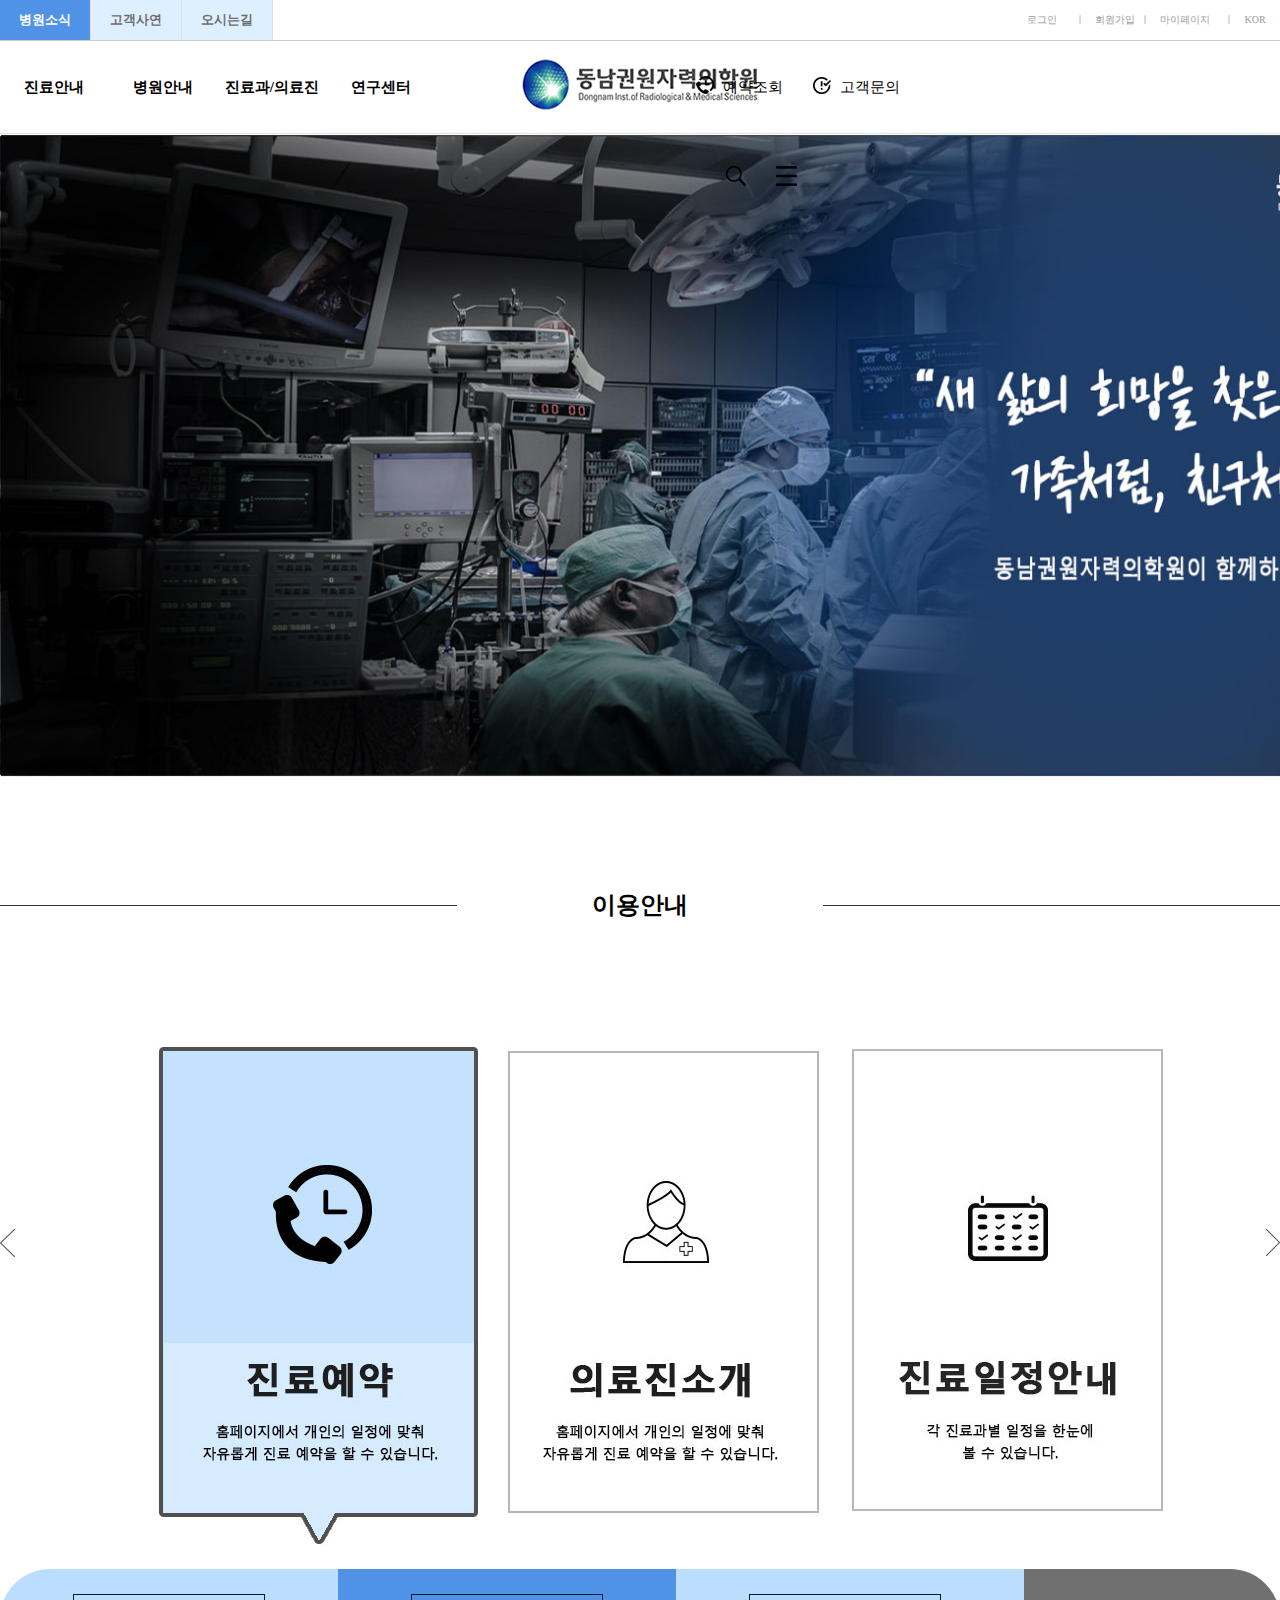
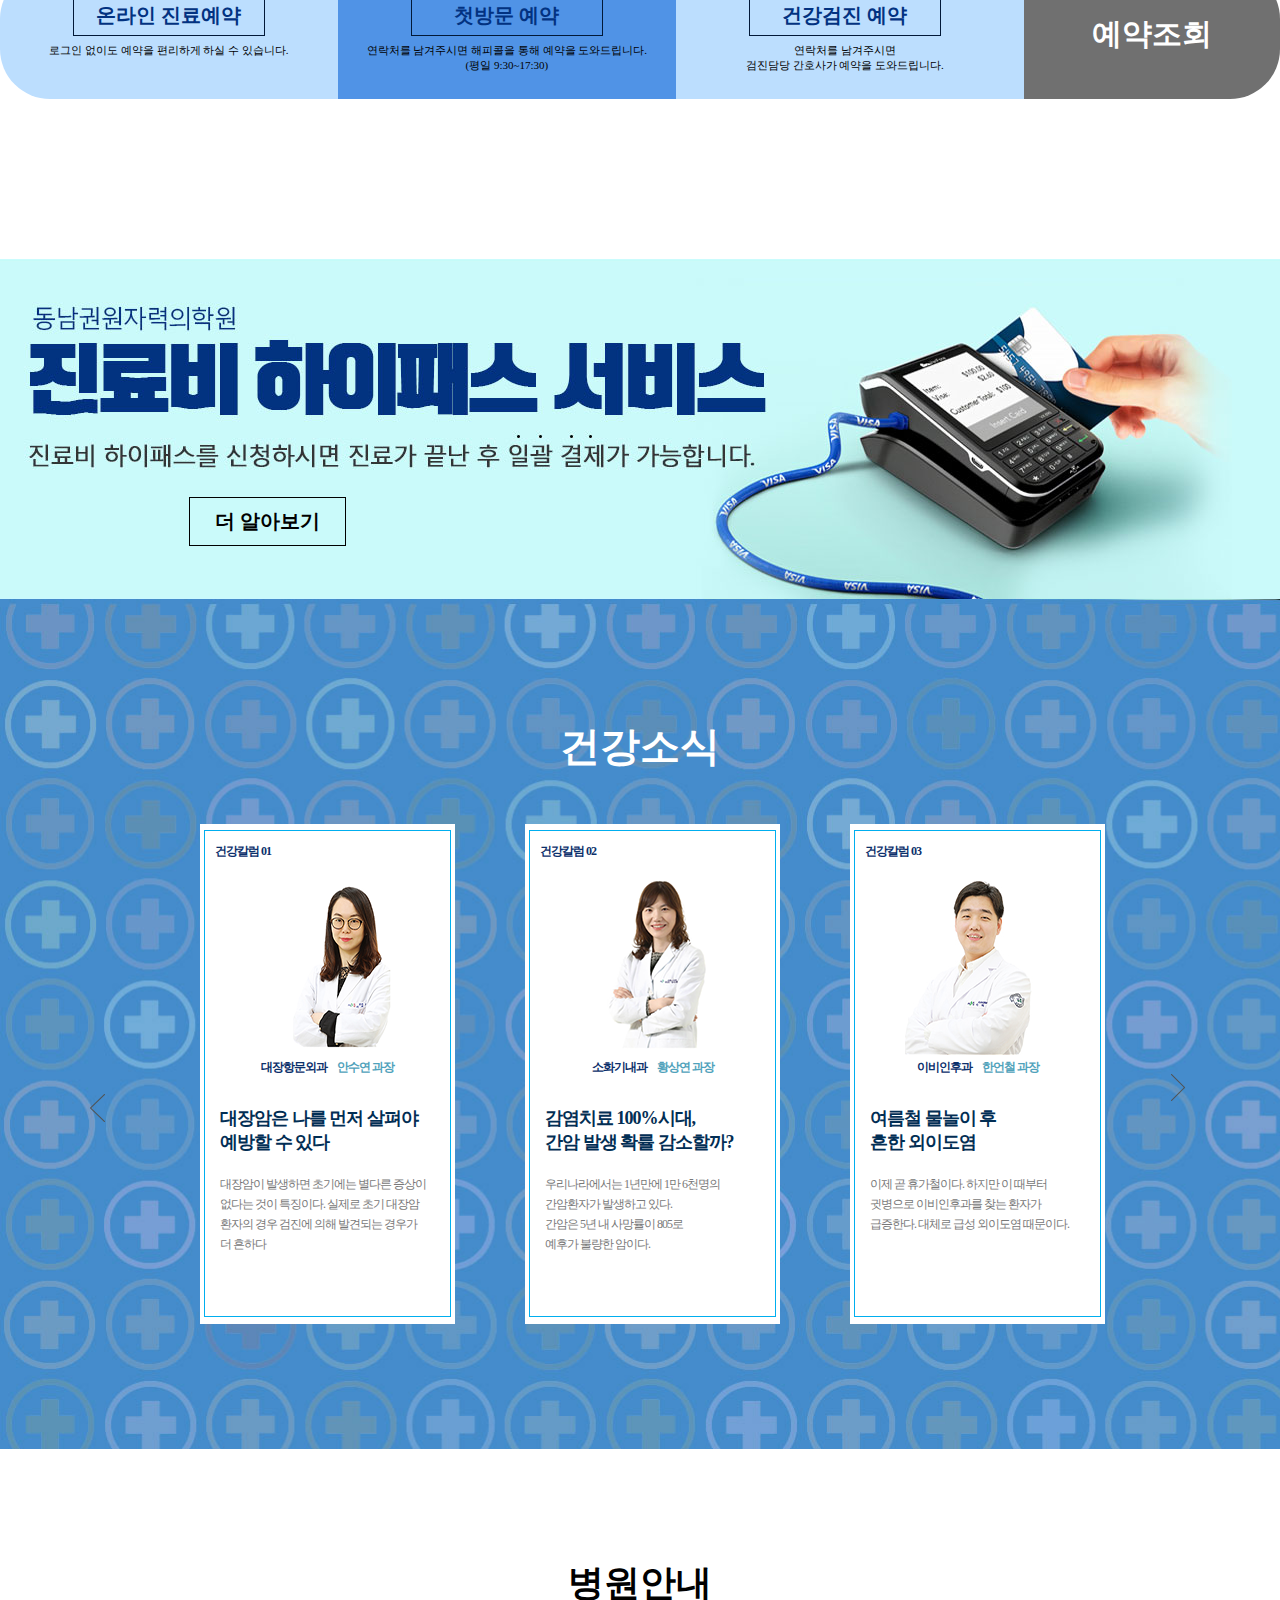
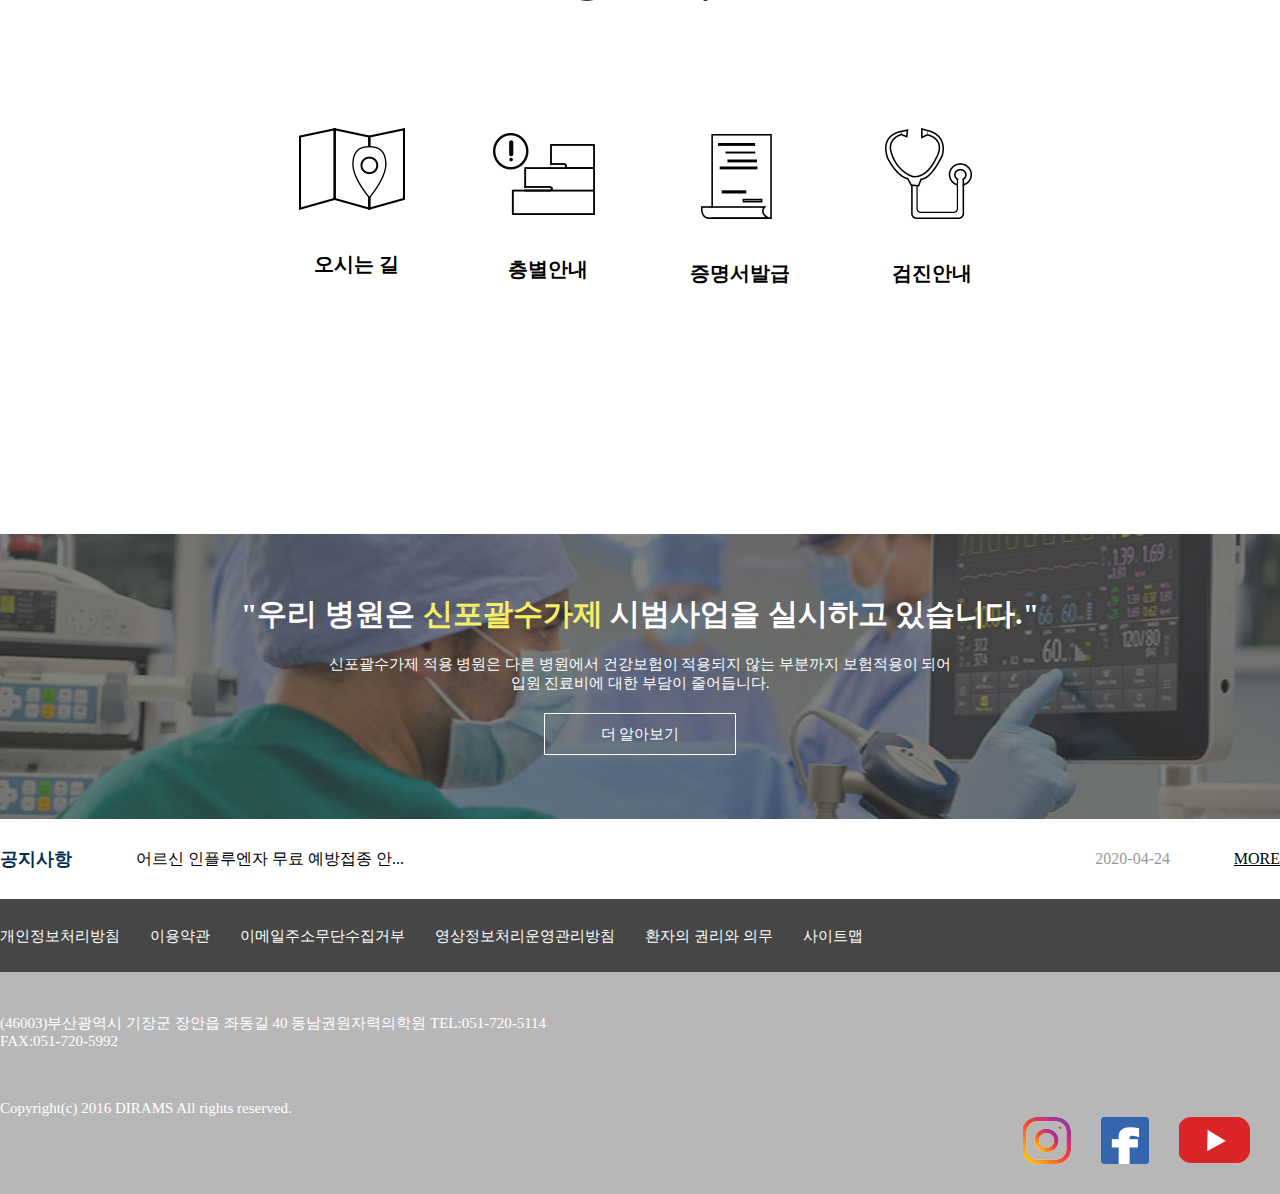
<file: index.html>
<!DOCTYPE html>
<html lang="en">

<head>
    <meta charset="UTF-8">
    <meta name="viewport" content="width=device-width, initial-scale=1.0">
    <title>동남권원자력의학원</title>

    <link href="css/layout.css" rel="stylesheet" type="text/css">
</head>

<body>

    <div id="wrap">
        <!--헤더-->
        <!--헤더상단-->
        <header id="header">
            <div class="top_header">
                <div class="inner">
                  
                    <ul class="site">
                        <li>병원소식</li>
                        <li>고객사연</li>
                        <li>오시는길</li>
                        <!--:after으로 clear:both -->
                    </ul>

                    <ul class="util">
                        <li>로그인</li>
                        <li>회원가입</li>
                        <li>마이페이지</li>
                        <li>KOR</li>
                        <!--:after으로 clear:both -->
                    </ul>
                </div>
            </div>

            <!--헤더하단-->
            <div class="header_bottom">
                <div class="inner">
                    <ul class="menu">
                        <li><a href="#">진료안내</a>
                        <div class="submenu">
                           <ul>
                            <li><a href="reserve.html">진료시간표</a></li>
                            <li><a href="reserve.html">검진예약</a></li>
                            <li><a href="reserve.html">입/퇴원 절차</a></li>
                            </ul>
                            </div>
                        </li>
                        
                        <li><a href="#">병원안내</a>
                         <div class="submenu">
                         <ul>
                            <li><a href="reserve.html">찾아오시는길</a></li>
                            <li><a href="reserve.html">편의시설</a></li>
                            <li><a href="reserve.html">층별위치안내</a></li>
                            </ul>
                         </div>
                        </li>
                        
                        <li><a href="#">진료과/의료진</a>
                        <div class="submenu">
                              
                            <ul>
                            <li><a href="reserve.html">진료과</a></li>
                            <li><a href="reserve.html">의료진</a></li>
                            <li><a href="reserve.html">진료지원부서</a></li>
                            </ul>
                            
                        </div>
                        </li>
                        
                        <li><a href="#">연구센터</a>
                         <div class="submenu">
                            <ul>
                            <li><a href="reserve.html">연구지원팀</a></li>
                            <li><a href="reserve.html">임상융합연구부</a></li>
                            <li><a href="reserve.html">국제공인교정</a></li>
                            </ul>
                         </div>
                        </li>
                    </ul>
                        
                    <div class="logo">
                       <a href="index.html">
                        <img src="images/logo.png" alt="로고"></a>
                    </div>
                    
                    
                    <div class="sub_menu">
                        <ul class="side">
                            <li>
                                <i><img src="images/icon1.png" alt="예약조회"></i>
                                예약조회</li>
                            <li>
                                <i><img src="images/icon2.png" alt="고객문의"></i>
                                고객문의</li>
                        </ul>

                        <div class="search">
                            <img src="images/icon03.png" alt="검색">
                        </div>
                        <div class="m_menu">
                            <img src="images/icon04.png" alt="더보기">
                        </div>
                        <!--:after으로 clear:both -->
                    </div>
                </div>
            </div>
        </header>

        <!--메인이미지-->
        <article id="mainimg">
            <h1 class="hidden">메인이미지</h1>
        </article>
        
        <article class="mainimg02">
        </article>

        <!--컨텐츠-->
        <main id="contents">
         <!--이용안내-->
         <section class="use_set">
          <div class="use_title">
              <h2>이용안내</h2>
          </div>
          <div class="use_slider">
              <div class="btn_prev">
                  <img src="images/btn1_prev.png" alt="">
              </div>
              <div class="use_list">
                  <div class="slide">
                      <img src="images/con1_list1.jpg" alt="">
                  </div>
                  <div class="slide">
                      <img src="images/con1_list2.jpg" alt="">
                  </div>
                  <div class="slide">
                      <img src="images/con1_list3.jpg" alt="">
                  </div>
              </div>
              <div class="btn_next">
                  <img src="images/btn1_next.png" alt="">
              </div>
          </div>
          
          <div class="usedata">
              <div class="data_box">
                  <dl class="box01">
                      <dt>
                      <div class="box_btn">온라인 진료예약</div>
                      </dt>
                      <dd>로그인 없이도 예약을 편리하게 하실 수 있습니다.</dd>
                  </dl>
                  
                   <dl class="box02">
                      <dt>
                      <div class="box_btn">첫방문 예약</div>
                      </dt>
                      <dd>연락처를 남겨주시면 해피콜을 통해 예약을 도와드립니다.
                         <br>(평일 9:30~17:30)</dd>
                  </dl>
                  
                   <dl class="box03">
                      <dt>
                      <div class="box_btn">건강검진 예약</div>
                      </dt>
                      <dd>연락처를 남겨주시면 <br>검진담당 간호사가 예약을 도와드립니다.</dd>
                  </dl>
                   <!--:after으로 clear:both -->
              </div>
              <div class="data_btn">예약조회</div>
               <!--:after으로 clear:both -->
          </div>
         
         <!--배너1-->
         </section>
         <section class="banner_set">
             <div class="inner">
                 <div class="btn">더 알아보기</div>
             </div>
         </section>
         
         <!--건강소식-->
         <section class="news_set">
             <h2>건강소식</h2>
             <div class="newsslider">
                 <div class="btn_prev">
                     <img src="images/btn2_prev.png" alt="">
                 </div>
                 
                 <div class="news_list">
                     <div class="slide">
                        <div class="slide_in">
                        <div class="news_num">건강칼럼 01</div>
                         <img src="images/20200729_155323.png" alt="">
                         <p class="doctor">대장항문외과<span>안수연 과장</span></p>
                         <h4>대장암은 나를 먼저 살펴야<br>예방할 수 있다</h4>
                         <p class="news_txt">
                           대장암이 발생하면 초기에는 별다른 증상이<br>
                            없다는 것이 특징이다. 실제로 초기 대장암<br>
                            환자의 경우 검진에 의해 발견되는 경우가<br>
                            더 흔하다</p>
                        </div>
                     </div>
                     
                     <div class="slide">
                        <div class="slide_in">
                        <div class="news_num">건강칼럼 02</div>
                         <img src="images/20200729_155337.png" alt="">
                         <p class="doctor">소화기내과<span>황상연 과장</span></p>
                         <h4>감염치료 100%시대,<br>간암 발생 확률 감소할까?</h4>
                         <p class="news_txt">
                          우리나라에서는 1년만에 1만 6천명의<br>간암환자가
                          발생하고 있다. <br>간암은 5년 내 사망률이 805로<br>
                          예후가 불량한 암이다.
                          </p>
                        </div>
                     </div>
                     
                     <div class="slide">
                        <div class="slide_in">
                        <div class="news_num">건강칼럼 03</div>
                         <img src="images/20200729_155353.png" alt="">
                         <p class="doctor">이비인후과<span>한언철 과장</span></p>
                         <h4>여름철 물놀이 후<br> 흔한 외이도염</h4>
                         <p class="news_txt">
                            이제 곧 휴가철이다. 하지만 이 때부터<br> 귓병으로
                            이비인후과를 찾는 환자가<br> 급증한다.
                            대체로 급성 외이도염 때문이다.</p>
                        </div>
                     </div>
                      <!--:after으로 clear:both -->
                     <div class="btn_next">
                     <img src="images/btn2_next%20(1).png" alt="">
                     </div>
                 </div>
             </div>
         </section>
         <!--병원안내-->
         <section class="info">
             <h2>병원안내</h2>
             
             <ul>
                 <li>
                 <i><img src="images/iccon01.png" alt=""></i>
                 <p>오시는 길</p>
                 </li>
                 
                 <li>
                 <i><img src="images/iccon03.png" alt=""></i>
                 <p>층별안내</p>
                 </li>
                 
                 <li>
                 <i><img src="images/iccon04.png" alt=""></i>
                 <p>증명서발급</p>
                 </li>
                 
                 <li>
                 <i><img src="images/iccon05.png" alt=""></i>
                 <p>검진안내</p>
                 </li>
                 <!--:after으로 clear:both -->
             </ul>
         </section>
         
         <!--배너2-->
         <section class="banner02">
             <h3>"우리 병원은 <span>신포괄수가제</span> 시범사업을 실시하고 있습니다."</h3>
             <p>신포괄수가제 적용 병원은 다른 병원에서 건강보험이 적용되지 않는 부분까지
                보험적용이 되어<br>입원 진료비에 대한 부담이 줄어듭니다.</p>   
             <div class="banner_btn">더 알아보기</div>
         </section>
         
         <!--공지사항-->
         <section class="board_set">
             <h2>공지사항</h2>
             <p>어르신 인플루엔자 무료 예방접종 안...</p>
             <ul>
                 <li class="date">2020-04-24</li>
                 <li class="more">MORE</li>
                 <!--:after으로 clear:both -->
             </ul>
         </section>
        </main>

        <!--하단-->
        <footer id="footer">
            <div class="top_footer">
                <div class="inner">
                    <ul>
                        <li><a href="#">개인정보처리방침</a></li>
                        <li><a href="#">이용약관</a></li>
                        <li><a href="#">이메일주소무단수집거부</a></li>
                        <li><a href="#">영상정보처리운영관리방침</a></li>
                        <li><a href="#">환자의 권리와 의무</a></li>
                        <li><a href="#">사이트맵</a></li>
                    </ul>
                </div>
  
            </div>
            <div class="bottom_footer">
                <div class="inner">
                   <div class="box_l">
                    <p class="address">
                        (46003)부산광역시 기장군 장안읍 좌동길 40 동남권원자력의학원 TEL:051-720-5114<br>FAX:051-720-5992
                    </p>
                    <p class="copy">
                     Copyright(c) 2016 DIRAMS All rights reserved.
                    </p>
                    </div>
                    <div class="box_r">
                    <ul>
                        <li>
                            <img src="images/sns11.png" alt="">
                        </li>
                        
                        <li>
                            <img src="images/sns22.png" alt="">
                        </li>
                        
                        <li>
                            <img src="images/sns333.png" alt="">
                        </li>
                        <!--:after으로 clear:both -->
                    </ul>
                    </div>
                </div>
            </div>
        </footer>
    </div>
</body>

</html>
</file>
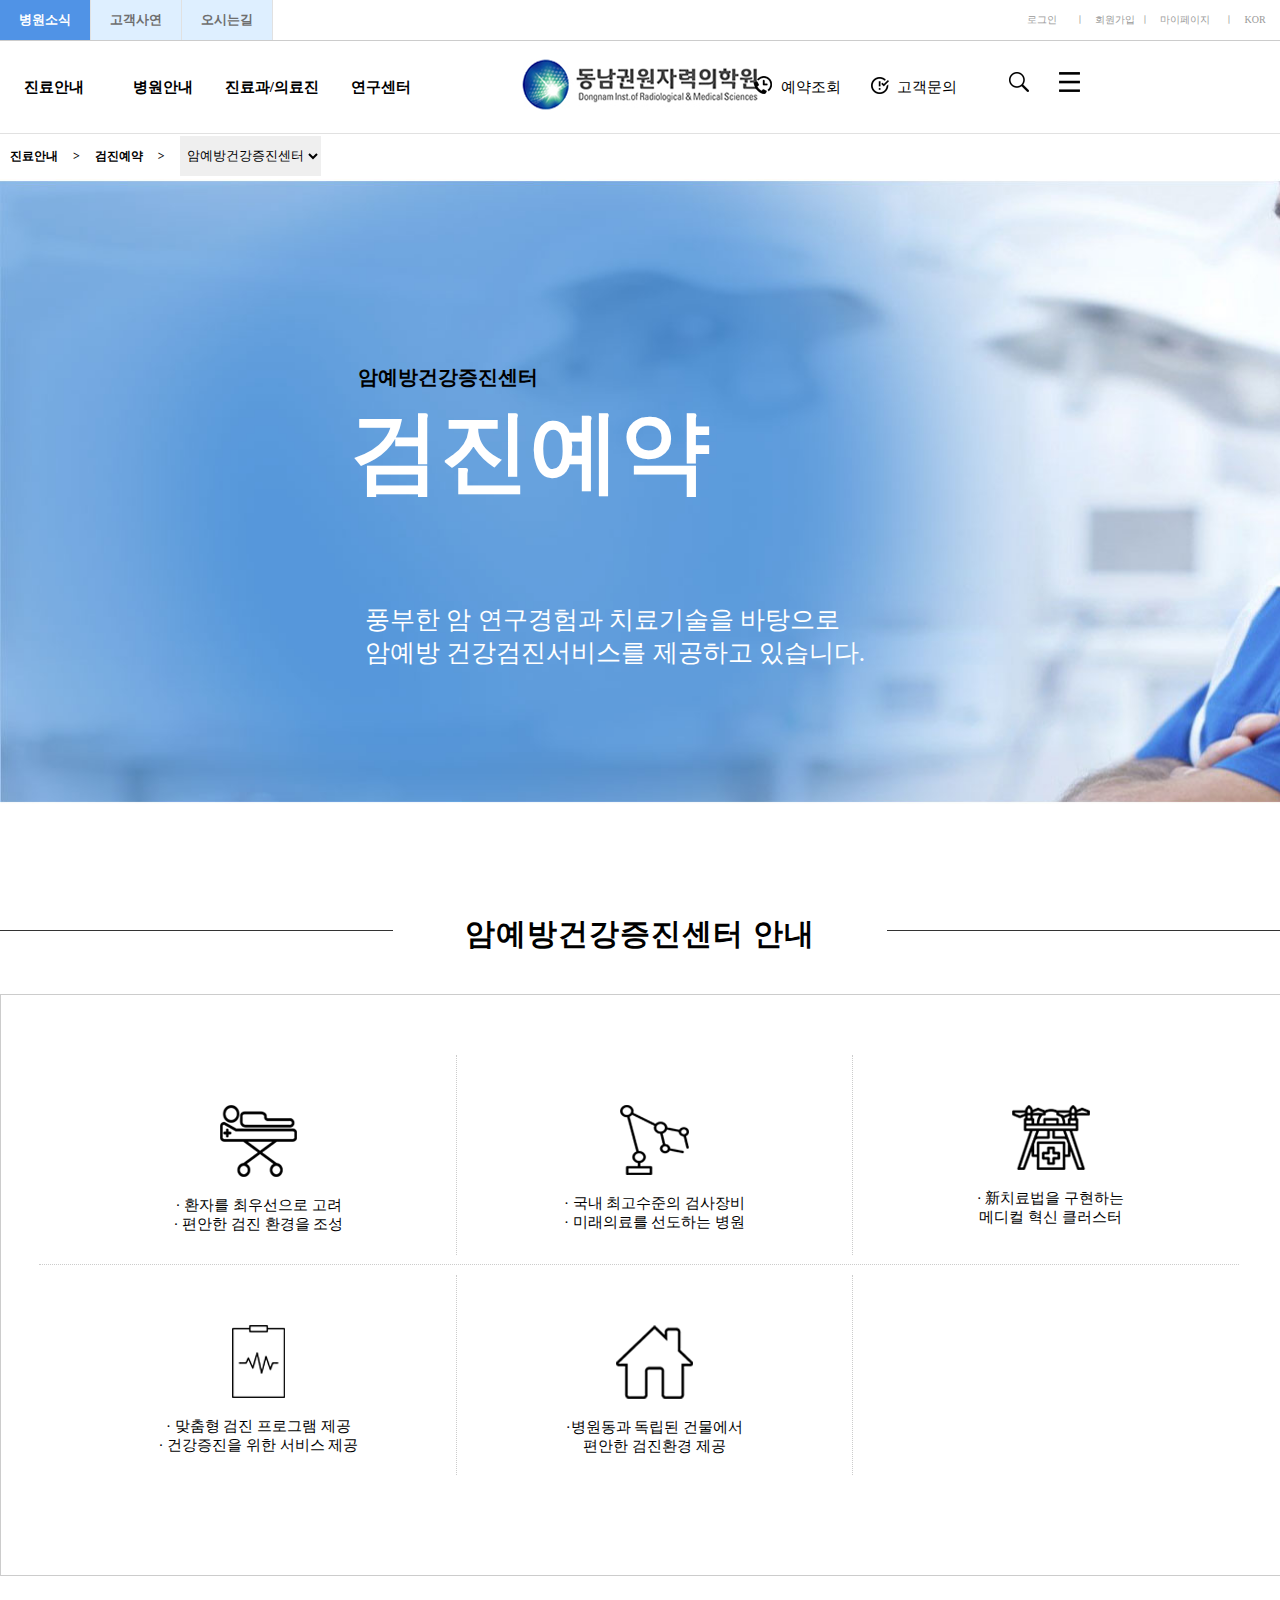
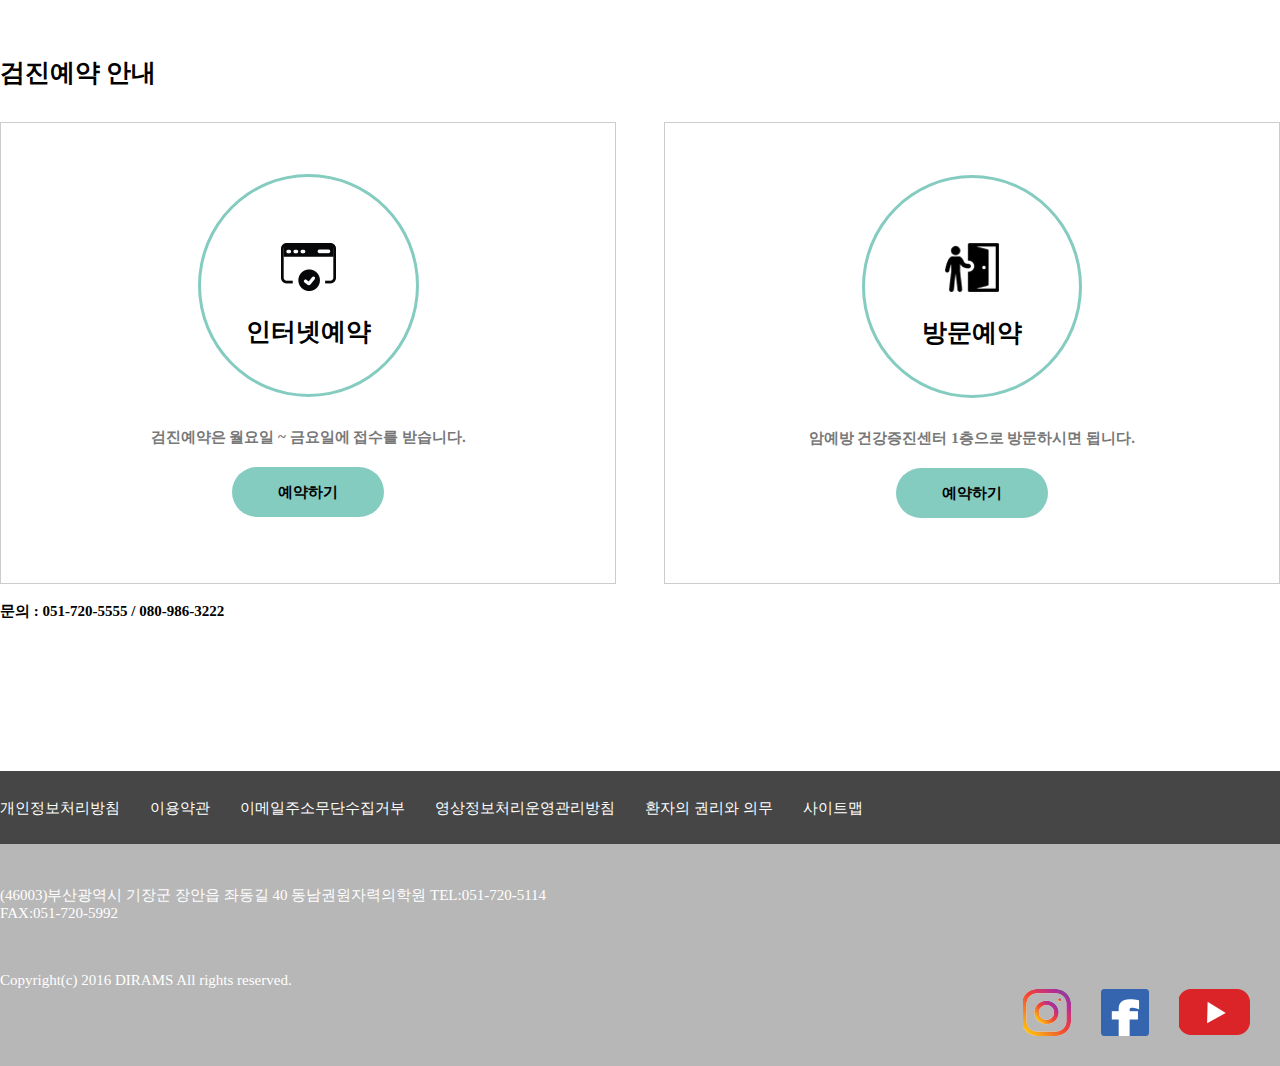
<file: reserve.html>
<!DOCTYPE html>
<html lang="en">

<head>
    <meta charset="UTF-8">
    <title>동남권원자력의학원</title>

    <link href="css/layout2.css" rel="stylesheet" type="text/css">
</head>

<body>

    <div id="wrap">
        <!--헤더-->
        <header id="header">
            <div class="top_header">
                <div class="inner">
                    <ul class="site">
                        <li>병원소식</li>
                        <li>고객사연</li>
                        <li>오시는길</li>
                        <!--:after으로 clear:both -->
                    </ul>

                    <ul class="util">
                        <li>로그인</li>
                        <li>회원가입</li>
                        <li>마이페이지</li>
                        <li>KOR</li>
                        <!--:after으로 clear:both -->
                    </ul>
                </div>
            </div>

            <!--헤더중간-->
            <div class="middle_header">
                <div class="inner">
                    <ul class="menu">
                        <li><a href="#">진료안내</a>
                        <div class="submenu">
                           <ul>
                            <li><a href="reserve.html">진료시간표</a></li>
                            <li><a href="reserve.html">검진예약</a></li>
                            <li><a href="reserve.html">입/퇴원 절차</a></li>
                            </ul>
                            </div>
                        </li>
                        
                        <li><a href="#">병원안내</a>
                         <div class="submenu">
                         <ul>
                            <li><a href="reserve.html">찾아오시는길</a></li>
                            <li><a href="reserve.html">편의시설</a></li>
                            <li><a href="reserve.html">층별위치안내</a></li>
                            </ul>
                         </div>
                        </li>
                        
                        <li><a href="#">진료과/의료진</a>
                        <div class="submenu">
                              
                            <ul>
                            <li><a href="reserve.html">진료과</a></li>
                            <li><a href="reserve.html">의료진</a></li>
                            <li><a href="reserve.html">진료지원부서</a></li>
                            </ul>
                            
                        </div>
                        </li>
                        
                        <li><a href="#">연구센터</a>
                         <div class="submenu">
                            <ul>
                            <li><a href="reserve.html">연구지원팀</a></li>
                            <li><a href="reserve.html">임상융합연구부</a></li>
                            <li><a href="reserve.html">국제공인교정</a></li>
                            </ul>
                         </div>
                        </li>
                        
                    <div class="logo">
                       <a href="index.html">
                        <img src="images/logo.png" alt="로고"></a>
                    </div>
                    <div class="sub_menu">
                        <ul class="side">
                            <li>
                                <i><img src="images/icon1.png" alt="예약조회"></i>
                                예약조회</li>
                            <li>
                                <i><img src="images/icon2.png" alt="고객문의"></i>
                                고객문의</li>
                        </ul>

                        <div class="search">
                            <img src="images/icon03.png" alt="검색">
                        </div>
                        <div class="m_menu">
                            <img src="images/icon04.png" alt="더보기">
                        </div>
                        <!--:after으로 clear:both -->
                    </div>
                </div>
            </div>

            <!--헤더하단-->
            <div class="bottom_header">
                <ul>
                    <li>진료안내</li>
                    <li>></li>
                    <li>검진예약</li>
                    <li>></li>
                    <li>
                    <select>
                    <option>&nbsp;암예방건강증진센터</option>
                    <option>&nbsp;소화기내과</option>
                    <option>&nbsp;호흡기내과</option>
                    <option>&nbsp;혈액종양내과</option>
                    <option>&nbsp;심장내과</option>
                    </select>
                    </li>
                    <!--:after으로 clear:both -->
                </ul>
            </div>
            </div> 
        </header>

        <!--메인이미지-->
        <article id="mainimg">
            <div class="mian_txt">
                <h3>암예방건강증진센터</h3>
                <h2>검진예약</h2>
                <p>풍부한 암 연구경험과 치료기술을 바탕으로
                    <br>암예방 건강검진서비스를 제공하고 있습니다.</p>
            </div>
        </article>

        <!--컨텐츠-->
        <main id="contents">
            <!--센터안내-->
            <section class="center_set">
                <div class="center_title">
                    <h2>암예방건강증진센터 안내</h2>
                </div>

                <div class="center_box">
                    <ul>
                        <li>
                            <i><img src="images/ddicon1.png" alt="편한검진"></i>
                            <p>· 환자를 최우선으로 고려<br>
                                · 편안한 검진 환경을 조성 </p>
                        </li>

                        <li>
                            <i><img src="images/ddddicon2.png" alt="검사장비"></i>
                            <p>· 국내 최고수준의 검사장비<br>· 미래의료를 선도하는 병원
                            </p>
                        </li>

                        <li>
                            <i><img src="images/icon3.png" alt="신치료법"></i>
                            <p> · 新치료법을 구현하는<br>메디컬 혁신 클러스터</p>
                        </li>

                        <li>
                            <i><img src="images/icon5.png" alt="검진"></i>
                            <p>· 맞춤형 검진 프로그램 제공<br>· 건강증진을 위한 서비스 제공
                            </p>
                        </li>

                        <li>
                            <i><img src="images/icon6.png" alt="독립건물"></i>
                            <p>·병원동과 독립된 건물에서<br>편안한 검진환경 제공</p>
                        </li>
                    </ul>

                    <div class="line"></div>
                </div>

                <div class="reserve">
                    <div class="reserve_h">
                        <h3>검진예약 안내</h3>
                    </div>
                    <div class="reserve_b">
                        <div class="reserve_box">
                            <div class="box_l">
                                <i><img src="images/icon7.png" alt="인터넷예약"></i>
                                <h4>인터넷예약</h4>
                                <p>검진예약은 월요일 ~ 금요일에 접수를 받습니다.</p>
                                <div class="btn">
                                    예약하기
                                </div>
                            </div>
                            <div class="box_r">
                                <i><img src="images/icon8.png" alt="방문예약"></i>
                                <h4>방문예약</h4>
                                <p>암예방 건강증진센터 1층으로 방문하시면 됩니다.</p>
                                <div class="btn">
                                    예약하기
                                </div>
                            </div>
                        </div>
                        <div class="call">문의 : 051-720-5555 / 080-986-3222</div>
                    </div>
                </div>
            </section>
        </main>

        <!--하단-->
        <footer id="footer">
            <div class="top_footer">
                <div class="inner">
                    <ul>
                        <li><a href="#">개인정보처리방침</a></li>
                        <li><a href="#">이용약관</a></li>
                        <li><a href="#">이메일주소무단수집거부</a></li>
                        <li><a href="#">영상정보처리운영관리방침</a></li>
                        <li><a href="#">환자의 권리와 의무</a></li>
                        <li><a href="#">사이트맵</a></li>
                    </ul>
                </div>

            </div>
            <div class="bottom_footer">
                <div class="inner">
                    <div class="box_l">
                        <p class="address">
                            (46003)부산광역시 기장군 장안읍 좌동길 40 동남권원자력의학원 TEL:051-720-5114<br>FAX:051-720-5992
                        </p>
                        <p class="copy">
                            Copyright(c) 2016 DIRAMS All rights reserved.
                        </p>
                    </div>
                    <div class="box_r">
                        <ul>
                            <li>
                                <img src="images/sns11.png" alt="">
                            </li>

                            <li>
                                <img src="images/sns22.png" alt="">
                            </li>

                            <li>
                                <img src="images/sns333.png" alt="">
                            </li>
                            <!--:after으로 clear:both -->
                        </ul>
                    </div>
                </div>
            </div>
        </footer>
    </div>
</body>

</html>
</file>
<file: css/layout.css>
*{padding: 0; margin: 0;}
ul{list-style: none;}
.inner{width: 1280px; margin: 0 auto;}
.hidden{position: absolute; width: 1px; height: 1px; overflow: hidden;}
img{ border:0;}
a{text-decoration:none; color: #000;}


#wrap{width: 100%}

/*헤더*/

/*헤더상단*/

.top_header{width: 100%; height: 40px;
            line-height: 40px; text-align: center;
            border-bottom: 1px solid #ccc;
           font-size: 13px;}

.top_header>.inner:after{display: inline-block; content: ""; clear: both;}
.site{width: 274px; float: left; color: #6e6e6e; font-weight: bold;}
.site>li{float: left; width: 32.9%; background-color: #deefff;
         border-right: 1px solid #e1e1e1;}
.site:after{display: inline-block; content: ""; clear: both;}
.site>li:nth-child(1){background-color: #5093e6; color: #fff;}


.util{width: 280px; float: right;}
.util>li{width: 25%; float: left; font-size: 10px; 
    color: #999999; text-align: center;}
.util:after{display: inline-block; content: ""; clear: both;}
.util>li:before{display: inline-block; content: "ㅣ"; margin:0 10px 0 0;}
.util>li:nth-child(1):before{display: none;}
.util>li:nth-child(1){width: 20%; padding-left: 5%;}


/*헤더하단*/

.header_bottom{width: 100%; height: 92px; line-height: 92px;
              text-align: center; border-bottom: 1px solid #e1e1e1;
              position: relative; font-size: 15px;}
.header_bottom>.inner:after{display: inline-block; content: ""; clear: both;}
.menu{width: 435px; float: left;}
.menu>li{float: left; width: 25%;
         font-size: 15px; font-weight: bold;}

.submenu{position: absolute; top:94px; background-color:rgba(117,178,237,0.5);
         opacity: 0; transition: all 0.5s;}


.submenu>ul{width: 108px; float: left;}
.submenu>ul>li{transition: all 0.5s; width: 108px; height: 60px;
              padding-bottom: 10px;}
.menu>li:hover{background-color: #75b2ed;}
.menu>li:hover .submenu{opacity: 1;}
.submenu>li:hover{background-color: #2e7bc7;}
.menu a:hover{color:#fff;}
.menu a:focus{color: red;}

.menu:after{display: inline-block; content: ""; clear: both;}
.menu>li:nth-child(1){padding: 0;}
.menu>li:last-child{padding:0;}
.logo{position: absolute; width: 240px; left: 15%; right: 15%;
      margin: 0 auto; top:18%;}
.sub_menu{position: absolute; right: 200px; width: 30%;}
.sub_menu:after{display: inline-block; content: ""; clear: both;}
.sub_menu>.side{width: 321px; float: left;}
.sub_menu>.side>li{float: left; padding-right: 30px;
                 }
.sub_menu>.side>li>i{padding-right: 5px; vertical-align: middle;}
.sub_menu>.search{float: left; padding: 0 30px;}
.sub_menu>.m_menu{float: left;}

/*메인이미지*/
#mainimg{width: 100%; height: 645px;
        background-image:url(../images/mainimg.jpg);
        background-repeat: no-repeat;
        background-size: cover;}

/*컨텐츠*/
/*이용안내*/
.use_set{margin: 110px auto 0; width: 1280px;}
.use_title{width: 100%; height: 80px; position: relative; text-align: center;}
.use_title:before{content: ""; display: block; position: absolute;
                  width: 100%; height: 1px; background-color: #333; top:20%;}
.use_title h2{position: absolute; width: 20%; background-color: #fff;
              left: 35%; right: 35%; margin: 0 auto; padding: 0 55px;}

.use_slider{width: 1280px; height: 520px; position: relative;}
.use_slider>.btn_prev{position: absolute; left: 0; top: 50%;}
.use_slider>.btn_next{position: absolute; right: 0; top: 50%;}

.use_slider>.use_list{position: absolute; width: 1050px;
                      top:10%; left: 10%; right: 10%; margin: 0 auto;}
.use_slider>.use_list>.slide{float: left; width: 33.3%;}
.use_slider>.use_list:after{content: ""; display: inline-block; clear: both;}

.usedata{margin-top: 80px; width: 100%; height: 130px; text-align: center;}
.usedata>.data_box{float: left;
                   width: 80%; height: 130px;
                   background-color: #bcdefe; position: relative;
                   border-radius: 50px 0 0 50px;}
.usedata>.data_btn{width: 20%; height: 130px; float: right;
                   background-color: #707070; color: #fff;
                   border-radius: 0 50px 50px 0 ;
                   font-size: 30px; font-weight: bold;
                   line-height: 130px;}
.usedata:after{content: ""; display: inline-block; clear: both;}
.usedata>data_box:after{content: ""; display: inline-block; clear: both;}
.usedata>.data_box>dl{width: 33%; height: 105px; float: left;
                      padding-top: 25px;}
.usedata>.data_box>dl>dt{font-size: 20px; font-weight: bold; color: #023281;
                          }
.usedata>.data_box>dl>dt>.box_btn{margin:0 auto;
                                  width: 190px; height: 40px;text-align: center;
                                  border: 1px solid #021938; line-height: 40px;}
.usedata>.data_box>dl>dd{margin-top: 7px; font-size: 11px; color: #000;}
.usedata .data_box .box02{background-color: #5093e6}

/*배너1*/
.banner_set{margin-top:160px; width:100%; height: 340px;
            background-image:url(../images/banner01.jpg);
                   background-repeat: no-repeat;
                   background-position: center center; position: relative;}
.banner_set>.inner{height: 340px;}
.banner_set>.inner>.btn{font-size: 20px; font-weight: bold;
                        border: 1px solid #000;
                        padding: 10px 25px;
                        position: absolute; top:70%; right:73%;}

/*건강소식*/

.news_set{width: 100%; height: 850px;
          background-image: url(../images/con5_bg11.jpg);
          background-repeat: no-repeat;
         background-size: cover;}

.news_set>h2{text-align: center; font-size: 40px; color: #fff;
             padding-top: 120px;}

.news_set>.newsslider{position: relative;
                      width: 1100px; height: 540px; margin:0 auto;
                      color: #000; margin-top: 50px;}
.news_set .newsslider .btn_prev{position: absolute; top:50%; left: 0;}
.news_set .newsslider .btn_next{position: absolute; top:50%; right: 0;}
.news_set>.newsslider>.news_list{width: 985px; position: absolute; left: 10%;
                                 right: 10%; margin: 0 auto;}
.news_set>.newsslider>.news_list:after{content: ""; display: 
                                       inline-block; clear: both;}
.news_set>.newsslider>.news_list>.slide{width: 255px; height: 500px; float: left;
                                        letter-spacing: -1px;
                                        background-color: #fff;
                                        margin-right: 70px;}
.news_set>.newsslider>.news_list>.slide>
.slide_in{margin: 0 auto; margin-top: 2.5%;
          width: 245px; height: 485px;
          border: 1px solid #00aeef;}
.news_list .slide img{margin-left: 50px;}
.news_list .slide .news_num{font-size: 12px; color:#0c306b; font-weight: bold;
                            margin: 12px 0 0 10px;}
.news_list .slide .doctor{text-align: center; font-weight: bold;
                          font-size: 12px; color:#0c306b;}
.news_list .slide .doctor span{font-size: 12px; color: #50a2bb; margin-left:10px;}
.news_list .slide h4{margin:30px 0 0 15px; font-size: 18px; color: #022e54;}
.news_list .slide .news_txt{margin:20px 0 0 15px;
                            line-height: 20px;
                            font-size: 12px; color: #787878;}

/*병원안내*/
.info{width: 100%; height: 575px;
      text-align: center; margin-top: 110px;}
.info h2{font-size: 36px; color: #000;}
.info ul{width: 60%; margin: 0 auto; margin-top: 120px;  height: 195px;
         font-size: 20px; font-weight: bold;}
.info ul:after{content: ""; display: inline-block; clear: both;}
.info li{width: 25%; float: left;}
.info li i{height: 54px; display: inline-block;}
.info li p{margin-top: 36px; margin-left: 8px;}

/*배너2*/

.banner02{width: 100%; height: 285px; text-align: center;
          background-image: url(../images/con5_bg.jpg);
          background-repeat: no-repeat;
          background-size: cover;}

.banner02 h3{padding-top: 60px;
             font-size: 30px; color: #fff;}
.banner02 h3 span{color: #f6ed69;}
.banner02 p{margin-top: 20px; font-size: 15px; color: #fff;}
.banner02 .banner_btn{margin: 0 auto;
                      width: 190px; height: 40px; line-height: 40px;
                      margin-top: 20px; font-size: 15px; color:#fff;
                      border: 1px solid #fff;}

/*공지사항*/
.board_set{width: 1280px; height: 80px; line-height: 80px; margin: 0 auto;}
.board_set h2{width: 136px; float: left; font-weight: bold;
              font-size: 18px; color: #022e54;}
.board_set p{float: left;}
.board_set ul{float: right;}
.board_set:after{content: ""; display: inline-block; clear: both;}
.board_set ul>li{float: left;}
.board_set>ul>li.date{color: #979996;}
.board_set>ul>li.more{width: 110px; 
                      text-decoration: underline; text-align: right;}

/*하단*/
#footer{width: 100%; height: 295px; background-color: #b7b7b7;}
/*하단 상단*/
.top_footer{height: 73px; line-height: 73px;
            background-color: #464646;}
.top_footer a{font-size: 15px; color: #fff;}
.top_footer .inner ul:after{content: ""; display: inline-block; clear: both;}
.top_footer .inner ul li{float: left; margin-right: 30px;
                         height: 30px; text-align: center;}
.bottom_footer{color: #fff; margin-top: 42px; font-size: 12px;}
.bottom_footer .inner:after{content: ""; display: inline-block; clear: both;}
.bottom_footer .inner .address, .copy{ font-size: 15px;}
.bottom_footer .inner .copy{margin-top: 50px;}

.bottom_footer .inner ul{float:right;}
.bottom_footer .inner li{float:left; margin-right: 30px;}
</file>
<file: css/layout2.css>
*{padding:0; margin:0;}
ul{list-style: none;}
.inner{width: 1280px; margin: 0 auto;}
img{border: 0;}
a{text-decoration: none; color: #000;}


#wrap{width: 100%}

/*헤더*/

/*헤더상단*/

.top_header{width: 100%; height: 40px;
            line-height: 40px; text-align: center;
            border-bottom: 1px solid #ccc;
            font-size: 13px;}

.top_header>.inner:after{display: inline-block; content: ""; clear: both;}
.site{width: 274px; float: left; color: #6e6e6e; font-weight: bold;}
.site>li{float: left; width: 32.9%; background-color: #deefff;
         border-right: 1px solid #e1e1e1;}
.site:after{display: inline-block; content: ""; clear: both;}
.site>li:nth-child(1){background-color: #5093e6; color: #fff;}


.util{width: 280px; float: right;}
.util>li{width: 25%; float: left; font-size: 10px; color: #999999;
         text-align: center;}
.util:after{display: inline-block; content: ""; clear: both;}
.util>li:before{display: inline-block; content: "ㅣ"; margin:0 10px 0 0;}
.util>li:nth-child(1):before{display: none;}
.util>li:nth-child(1){width: 20%; padding-left: 5%;}


/*헤더중간*/

.middle_header{width: 100%; height: 92px; line-height: 92px;
              text-align: center; border-bottom: 1px solid #e1e1e1;
              position: relative; font-size: 15px;}
.middle_header>.inner:after{display: inline-block; content: ""; clear: both;}

/*네비*/
.menu{width: 435px; float: left;}
.menu>li{float: left; width: 25%;
         font-size: 15px; font-weight: bold;}
.menu:after{display: inline-block; content: ""; clear: both;}
.menu>li:nth-child(1){padding: 0;}
.menu>li:last-child{padding:0;}
.menu>li:hover{background-color: #75b2ed;}
.menu a:hover{color:#fff;}


/*서브 네비*/
.submenu{position: absolute; top:94px; background-color:#c6dff7;
         opacity: 0; transition: all 0.5s; z-index: 9999;}

.submenu>ul{width: 108px; float: left;}
.submenu>ul>li{transition: all 0.5s; width: 108px; height: 60px;
               padding-bottom: 10px;}

.menu>li:hover .submenu{opacity: 1;}
.submenu>ul>li:hover{background-color: #c6dff7;;}




/*로고*/
.logo{position: absolute; width: 240px; left: 15%; right: 15%;
      margin: 0 auto; top:18%;}
/*오른쪽 메뉴*/
.sub_menu{position: absolute; right: 200px;}
.sub_menu:after{display: inline-block; content: ""; clear: both;}
.sub_menu>.side{width: 321px; position: absolute; right:5%;}
.sub_menu>.side>li{float: left; padding-right: 30px;}
.sub_menu>.side>li>i{padding-right: 5px; vertical-align: middle;}
.sub_menu>.search{float: left; padding: 0 30px;}
.sub_menu>.m_menu{float: left;}


/*헤더하단*/

.bottom_header{margin: 0 auto;
               width: 1280px; height: 45px; line-height: 45px;}
.bottom_header ul{width: 400px; margin-left: 10px;}
.bottom_header li{float: left;  margin-right: 15px;
                  font-weight: bold; font-size: 12px;}
.bottom_header ul:after{display: inline-block; content: ""; clear: both;}
.bottom_header li:last-child>select{width: 100%; height: 40px;
                                   border: none;}

/*메인이미지*/

#mainimg{width: 100%; height: 625px; position: relative;
        background-image: url(../images/sub_mainbg.jpg);
        background-repeat: no-repeat;
        background-size: cover;}

.mian_txt{margin: 185px 0 0 350px;
           width: 560px; height: 625px;position:absolute}
.mian_txt h3{font-size: 20px; margin-left: 8px;}
.mian_txt h2{font-size: 90px; color: #fff; }
.mian_txt p{margin: 90px 0 0 15px; font-size: 25px; color: #fff;}

/*컨텐츠*/
#contents{width: 100%;}

/*암센터 소개*/
.center_set{margin: 110px auto 0; width: 1280px;}
.center_title{width: 100%; height: 80px; position: relative; text-align: center;}
.center_title:before{content:""; display: block; position: absolute;
                     width: 100%; height: 1px; background-color: #333; top: 20%;}
.center_title h2{position: absolute; width: 30%; background-color: #fff;
              left: 30%; right: 30%; margin: 0 auto; padding: 0 55px;
               font-size: 30px; letter-spacing: 1px;}

.center_box{width: 1280px; height: 580px; border: 1px solid #ccc;
           position: relative;}

.center_box ul{text-align: center; padding: 60px 0 0 60px;
               width: 1280px; height: 580px;}
.center_box ul:after{display: inline-block; content: "";clear: both}
.center_box li{float: left; width: 395px; height: 150px;
               border-right: 1px dotted #ccc; padding-top: 50px;
               margin-bottom: 20px;}
.center_box li:nth-child(3){border-right: none;}
.center_box i{width: 100px; height: 85px;}
.center_box p{font-size: 15px; margin-top: 15px; text-align: center;}

.line{position: absolute; 
      bottom:310px; left: 3%;
      width: 1200px; height: 1px; border-bottom: 1px dotted #ccc;}

/*예약*/
.reserve{margin-top: 80px;}
.reserve_h{height: 66px;}
.reserve_h h3{font-size: 25px;}
.reserve_b{text-align: center;}
.reserve_b>.reserve_box:after{display: inline-block; content: "";clear: both}
.reserve_b>.reserve_box{height: 460px}

/*예약박스(왼)*/
.reserve_b .box_l{float: left;
                  width: 48%; height: 460px;
                  border: 1px solid #ccc;}

.reserve_b .box_l i{padding: 100px 80px 100px 80px;
                    border: 3px solid #84cbc0;
                    border-radius: 50%;}
.reserve_b .box_l i img{padding-top: 120px;}

.reserve_b .box_l h4{font-size: 25px; padding-top:20px;}
.reserve_b .box_l p{padding-top: 80px;
                    font-size: 15px; color: #787878; font-weight: bold}
.reserve_b .box_l .btn{margin: 0 auto; margin-top: 20px;
                       font-size: 15px; color: #000;font-weight: bold;
                       width: 152px; height: 50px;
                       line-height: 50px;
                       background-color: #84cbc0;
                       border-radius: 30px;}

/*예약박스(오)*/
.reserve_b .box_r{float: right;
                  width: 48%; height: 460px;
                  border: 1px solid #ccc;}

.reserve_b .box_r i{padding: 100px 80px 100px 80px;
                    border: 3px solid #84cbc0;
                    border-radius: 50%;}
.reserve_b .box_r i img{padding-top: 120px; }
.reserve_b .box_r h4{font-size: 25px; padding-top: 20px;}
.reserve_b .box_r p{padding-top: 80px;
                    font-size: 15px; color: #787878; font-weight: bold}
.reserve_b .box_r .btn{margin: 0 auto; margin-top: 20px;
                       font-size: 15px; color: #000;font-weight: bold;
                       width: 152px; height: 50px;
                       line-height: 50px;
                       background-color: #84cbc0;
                       border-radius: 30px;}

.call{font-size: 15px; font-weight: bold; margin-top: 20px;text-align: left;}

/*하단*/
#footer{margin-top: 150px;
        width: 100%; height: 295px; background-color: #b7b7b7;}

/*하단 상단*/
.top_footer{height: 73px; line-height: 73px;
            background-color: #464646;}
.top_footer a{font-size: 15px; color: #fff;}
.top_footer .inner ul:after{content: ""; display: inline-block; clear: both;}
.top_footer .inner ul li{float: left; margin-right: 30px;
                         height: 30px; text-align: center;}
.bottom_footer{color: #fff; margin-top: 42px; font-size: 12px;}
.bottom_footer .inner:after{content: ""; display: inline-block; clear: both;}
.bottom_footer .inner .address, .copy{ font-size: 15px;}
.bottom_footer .inner .copy{margin-top: 50px;}

.bottom_footer .inner ul{float:right;}
.bottom_footer .inner li{float:left; margin-right: 30px;}
</file>
